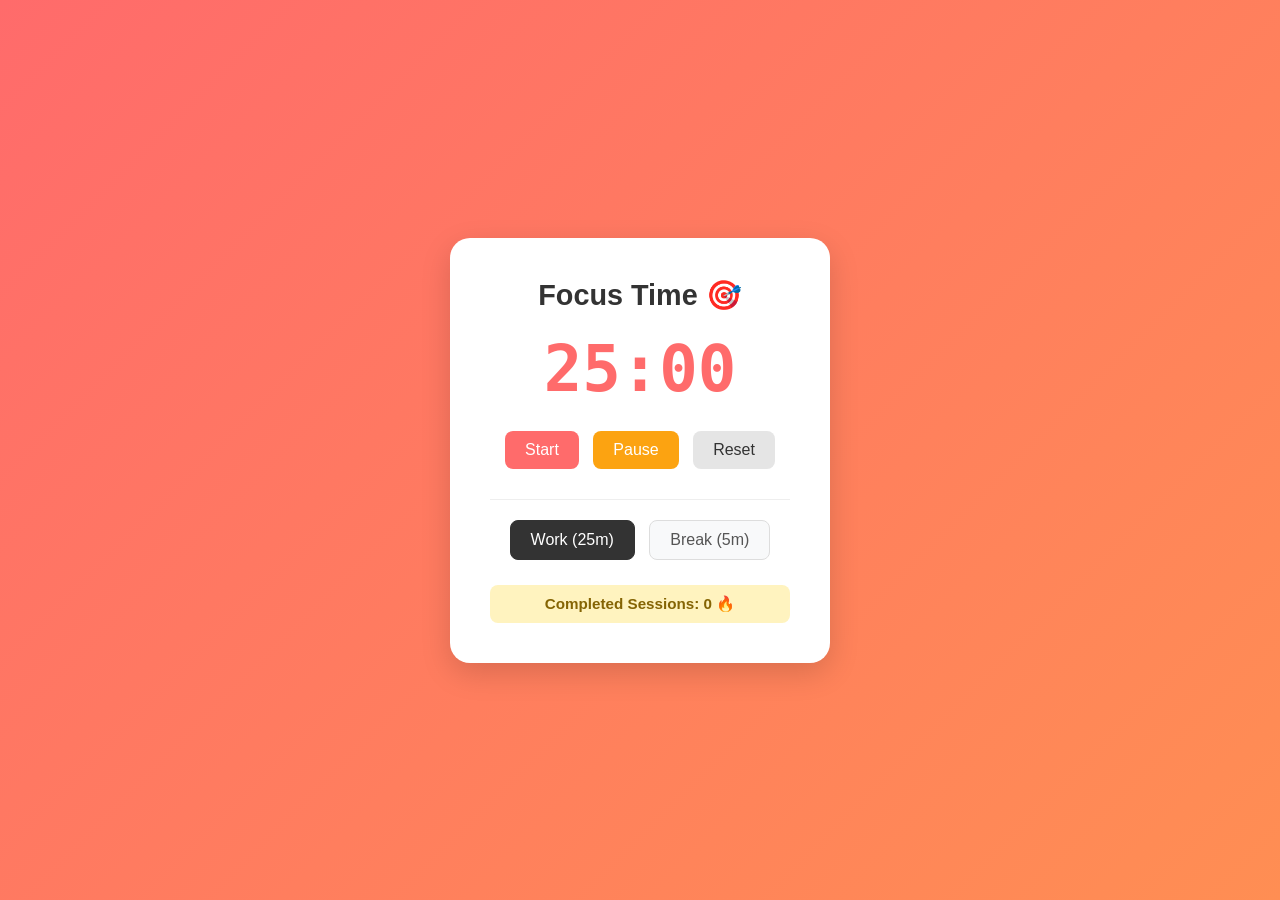
<file: index.html>
<!DOCTYPE html>
<html lang="en">
<head>
  <meta charset="UTF-8">
  <meta name="viewport" content="width=device-width, initial-scale=1.0">
  <title>Pomodoro Study Timer</title>
  <link rel="stylesheet" href="style.css">
</head>
<body>
  <div class="timer-card">
    <h1 id="mode-title">Focus Time 🎯</h1>
    <div class="timer-display" id="timer">25:00</div>
    
    <div class="button-group">
      <button id="start-btn" onclick="startTimer()">Start</button>
      <button id="pause-btn" onclick="pauseTimer()">Pause</button>
      <button id="reset-btn" onclick="resetTimer()">Reset</button>
    </div>

    <div class="mode-switch">
      <button id="work-mode-btn" class="active-mode" onclick="switchMode('work')">Work (25m)</button>
      <button id="break-mode-btn" onclick="switchMode('break')">Break (5m)</button>
    </div>

    <div class="session-box">
      Completed Sessions: <span id="session-count">0</span> 🔥
    </div>
  </div>

  <script src="script.js"></script>
</body>
</html>
</file>
<file: style.css>
* {
  box-sizing: border-box;
  margin: 0;
  padding: 0;
  font-family: 'Segoe UI', Tahoma, Geneva, Verdana, sans-serif;
}

body {
  background: linear-gradient(135deg, #ff6b6b, #ff8e53);
  min-height: 100vh;
  display: flex;
  justify-content: center;
  align-items: center;
}

.timer-card {
  background: #ffffff;
  padding: 40px;
  border-radius: 20px;
  box-shadow: 0 10px 30px rgba(0, 0, 0, 0.15);
  text-align: center;
  max-width: 380px;
  width: 90%;
}

h1 {
  color: #333;
  margin-bottom: 20px;
  font-size: 1.8rem;
}

.timer-display {
  font-size: 4rem;
  font-weight: bold;
  color: #ff6b6b;
  margin: 20px 0;
  font-family: monospace;
}

.button-group button, .mode-switch button {
  border: none;
  padding: 10px 20px;
  font-size: 1rem;
  border-radius: 8px;
  cursor: pointer;
  margin: 5px;
  transition: all 0.2s ease;
}

#start-btn { background-color: #ff6b6b; color: white; }
#pause-btn { background-color: #fca311; color: white; }
#reset-btn { background-color: #e5e5e5; color: #333; }

.button-group button:hover, .mode-switch button:hover {
  transform: translateY(-2px);
  opacity: 0.9;
}

.mode-switch {
  margin-top: 25px;
  border-top: 1px solid #eee;
  padding-top: 15px;
}

.mode-switch button {
  background-color: #f8f9fa;
  color: #555;
  border: 1px solid #ddd;
}

.mode-switch button.active-mode {
  background-color: #333;
  color: #fff;
  border-color: #333;
}

.session-box {
  margin-top: 20px;
  padding: 10px;
  background-color: #fff3bf;
  color: #856404;
  font-weight: bold;
  border-radius: 8px;
  font-size: 0.95rem;
}
</file>
